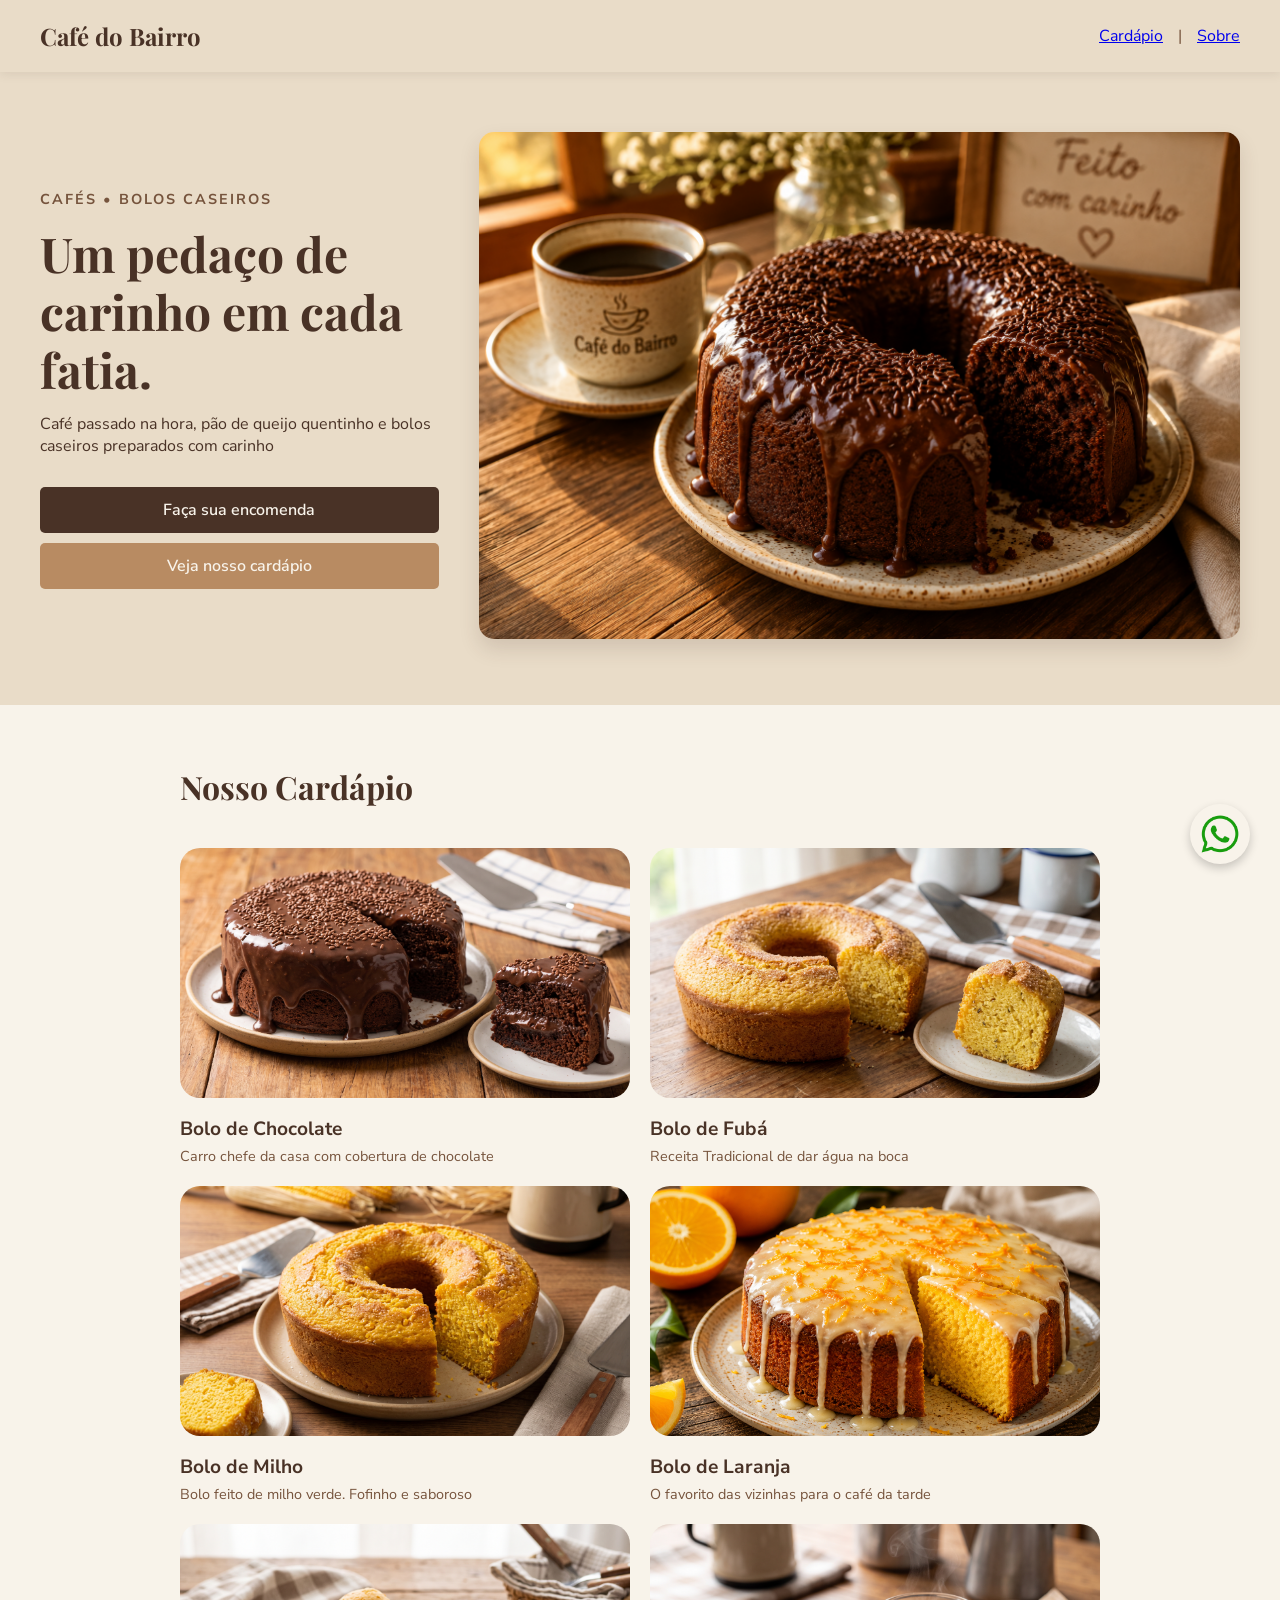
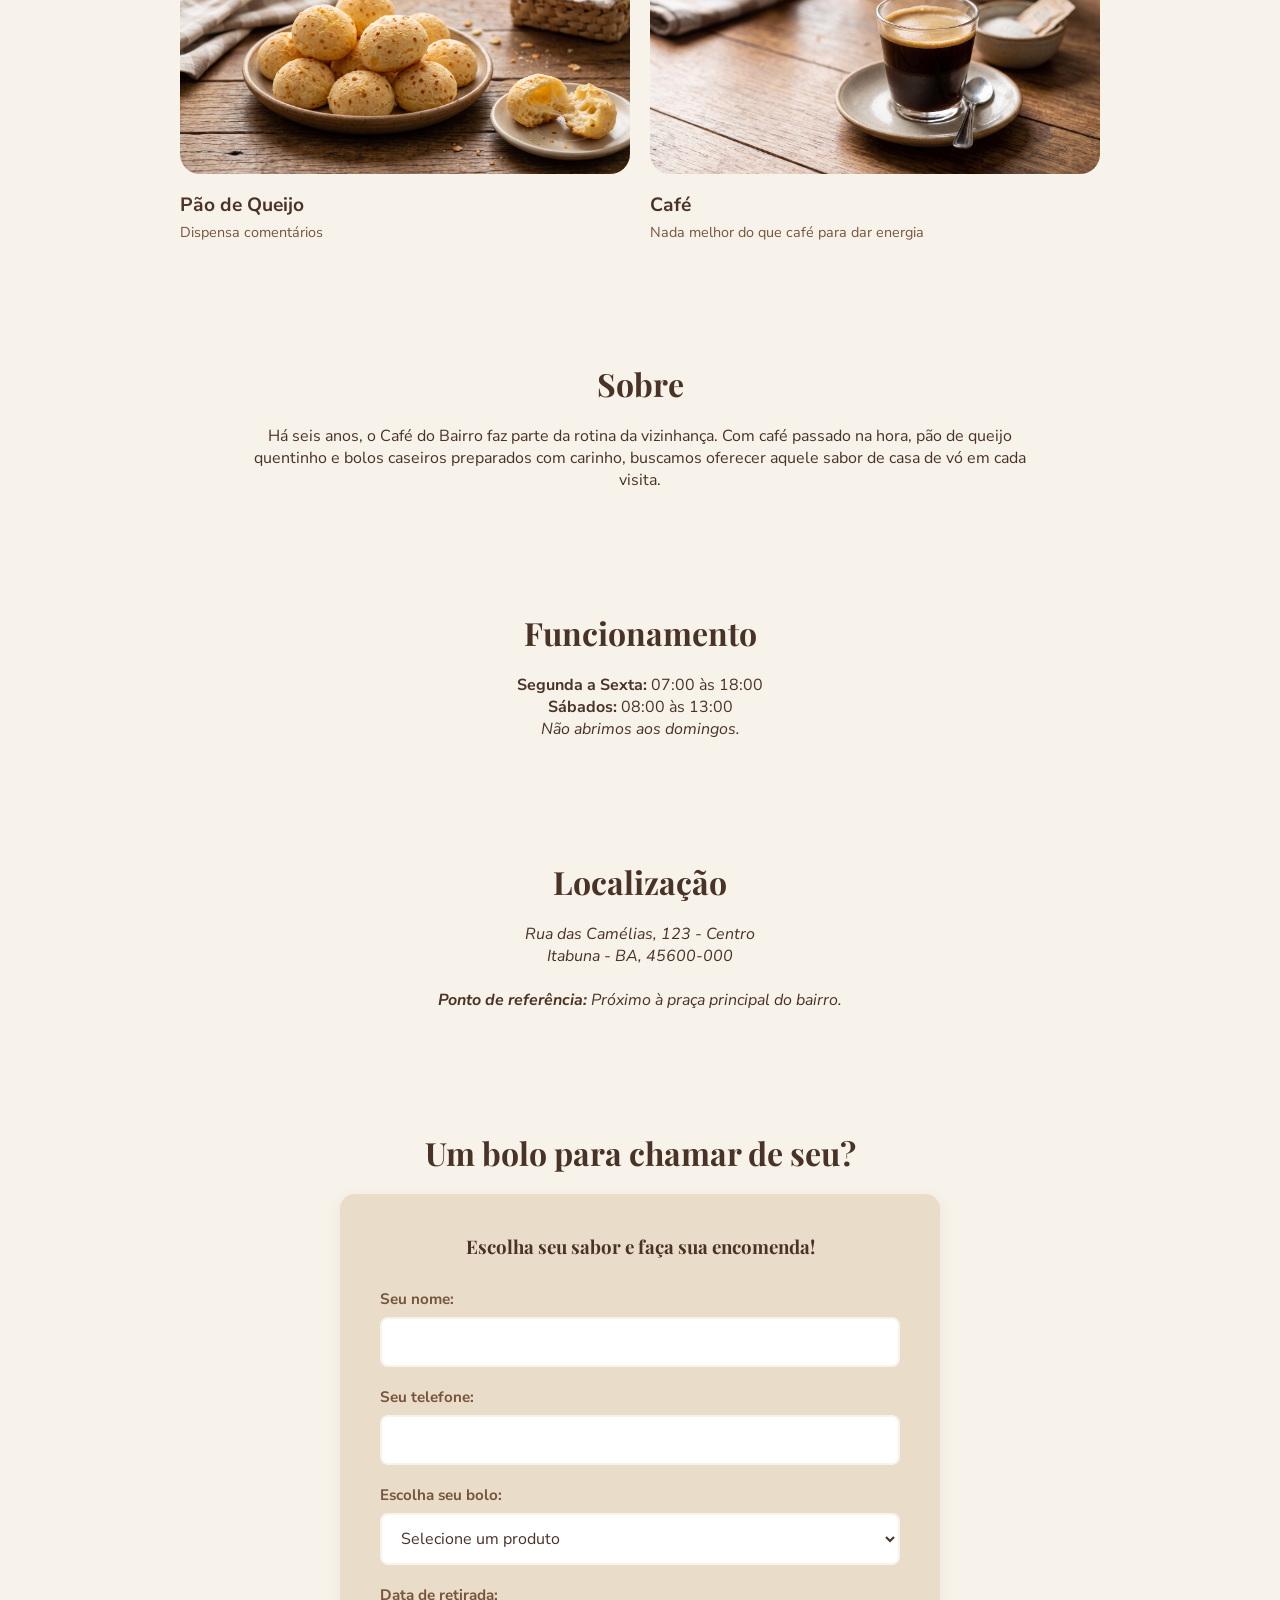
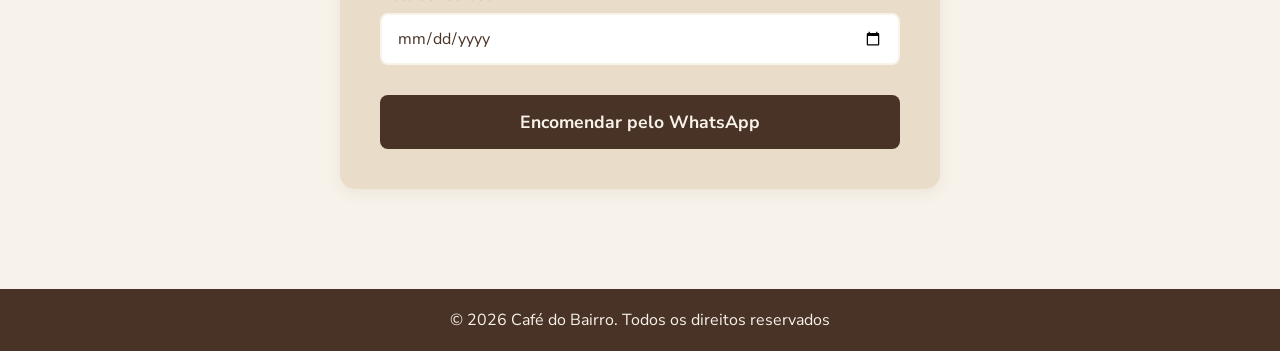
<file: frontend/index.html>
<!DOCTYPE html>
<html lang="pt-br">
    <head>
        <meta charset="UTF-8">
        <meta name="viewport" content="width=device-width, initial-scale=1">

        <title>Café do Bairro | Cafés e Encomendas</title>
        <meta name="author" content="Alan Cunha">
        <meta name="description" content="Conheça o Café do Bairro e confira nossas opções de cafés, bebidas e encomendas na região de Itabuna e Ilhéus.">
        <meta name="keywords" content="Café, loja, delivery, loja de café, bebidas quentes">

        <link rel="stylesheet" href="style.css">
        <script src="script.js" defer></script>

        <link rel="icon" href="assets/icons/cafe-icon.png">
        
    </head>
    <body>

        <header>
            <a href="#inicio" class="logo">Café do Bairro</a>

            <!-- Botão que só vai aparecer no celular -->
            <button id="btn-mobile" aria-label="Abrir menu" aria-haspopup="true" aria-expanded="false">
                ☰ <!-- Ícone de hambúrguer simples em texto -->
            </button>

            <nav aria-label="Navegação principal">
                <ul id="menu-principal">
                    <li><a href="#cardapio">Cardápio</a></li>
                    <li><a href="#sobre">Sobre</a></li>
                </ul>
            </nav>
        </header>

        <main>
            <section id="inicio" class="hero">
                <div class="hero-content">
                    <div class="hero-text">
                        <span class="hero-tag">
                            CAFÉS • BOLOS CASEIROS
                        </span>

                        <h1>
                            Um pedaço de carinho em cada fatia.
                        </h1>

                        <p>
                            Café passado na hora, pão de queijo quentinho e bolos caseiros preparados com carinho
                        </p>

                        <div class="hero-buttons">
                            <!-- Foco total na conversão principal: a encomenda -->
                            <a href="#encomendas" class="btn-primary">
                                Faça sua encomenda
                            </a>
                            
                            <!-- Ação secundária para quem ainda quer olhar os produtos -->
                            <a href="#cardapio" class="btn-secondary">
                                Veja nosso cardápio
                            </a>
                        </div>
                    </div>

                    <div class="hero-image">
                        <img src="assets/images/hero-cake.png" alt="Bolo caseiro de chocolate servido com café">
                    </div>
                
                </div>
            </section>

            <section id="cardapio">
                <h2>Nosso Cardápio</h2>

                <div class="produto">
                    <img src="assets/images/bolo-chocolate.jpeg" alt="Bolo de chocolate com fatia ao lado">
                    <h3>Bolo de Chocolate</h3>
                    <p>Carro chefe da casa com cobertura de chocolate</p>
                </div>

                <div class="produto">
                    <img src="assets/images/bolo-fuba.jpeg" alt="Bolo de fubá com fatia ao lado">
                    <h3>Bolo de Fubá</h3>
                    <p>Receita Tradicional de dar água na boca</p>
                </div>

                <div class="produto">
                    <img src="assets/images/bolo-milho.jpeg" alt="Bolo de milho com fatia ao lado">
                    <h3>Bolo de Milho</h3>
                    <p>Bolo feito de milho verde. Fofinho e saboroso</p>
                </div>

                <div class="produto">
                    <img src="assets/images/bolo-laranja.png" alt="Bolo de laranja com fatia ao lado">
                    <h3>Bolo de Laranja</h3>
                    <p>O favorito das vizinhas para o café da tarde</p>
                </div>

                <div class="produto">
                    <img src="assets/images/pao-queijo.jpeg" alt="Pães de queijo em um prato">
                    <h3>Pão de Queijo</h3>
                    <p>Dispensa comentários</p>
                </div>

                <div class="produto">
                    <img src="assets/images/cafe.jpeg" alt="Café preto em xícara de vidro">
                    <h3>Café</h3>
                    <p>Nada melhor do que café para dar energia</p>
                </div>
            </section>

            <section id="sobre">
                <h2>Sobre</h2>
                <div class="sobre-conteudo">
                    <p>
                        Há seis anos, o Café do Bairro faz parte da rotina da vizinhança.
                        Com café passado na hora, pão de queijo quentinho e bolos caseiros
                        preparados com carinho, buscamos oferecer aquele sabor de casa de vó em cada visita.
                    </p>
                </div>
            </section>

            <section id="funcionamento">
                <h2>Funcionamento</h2>
                <div class="funcionamento-conteudo">
                    <p><strong>Segunda a Sexta:</strong> 07:00 às 18:00</p>
                    <p><strong>Sábados:</strong> 08:00 às 13:00</p>
                    <p><em>Não abrimos aos domingos.</em></p>
                </div>
            </section>

            <section id="localizacao">
                <h2>Localização</h2>
                <div class="localizacao-conteudo">
                    <address>
                        Rua das Camélias, 123 - Centro<br>
                        Itabuna - BA, 45600-000<br><br>
                        <strong>Ponto de referência:</strong> Próximo à praça principal do bairro.
                    </address>
                </div>
            </section>

            <section id="encomendas">
                <h2>Um bolo para chamar de seu?</h2>
                <div>
                    <h3>Escolha seu sabor e faça sua encomenda!</h3>

                    <form id="form-encomenda">
                        <label for="nome">Seu nome:</label>
                        <input type="text" id="nome" required>

                        <label for="telefone">Seu telefone:</label>
                        <input type="tel" id="telefone" required>

                        <label for="produto">Escolha seu bolo:</label>
                        <select id="produto" required>
                            <option value="">Selecione um produto</option>
                            <option value="Bolo de Chocolate">Bolo de Chocolate</option>
                            <option value="Bolo de Fubá">Bolo de Fubá</option>
                            <option value="Bolo de Milho">Bolo de Milho</option>
                            <option value="Bolo de Laranja">Bolo de Laranja</option>
                        </select>

                        <label for="data">Data de retirada:</label>
                        <input type="date" id="data" required>

                        <button type="submit">Encomendar pelo WhatsApp</button>
                    </form>
                </div>
            </section>
        </main>

        <footer>
            <p>&copy; 2026 Café do Bairro. Todos os direitos reservados</p>
        </footer>

        <!-- Botão do WhatsApp -->
        <a href="https://wa.me/5511999999999" 
            class="whatsapp-fixo" 
            target="_blank" 
            rel="noopener noreferrer"
            aria-label="Fale conosco no WhatsApp">
            <img src="assets/icons/zap.png" alt="Ícone do WhatsApp">
        </a>
    </body>
    
</html>
</file>
<file: frontend/style.css>
/* Importando as fontes do Google Fonts */
@import url('https://fonts.googleapis.com/css2?family=Nunito+Sans:ital,opsz,wght@0,6..12,200..1000;1,6..12,200..1000&family=Playfair+Display:ital,wght@0,400..900;1,400..900&display=swap');

/* Definindo a paleta de cores e tipografia como variáveis para facilitar o uso no restante do projeto */
:root {
    --marrom-cafe: #493226;
    --canela: #76543D;
    --caramelo: #B88B62;
    --creme: #E9DCC8;
    --baunilha: #F8F3EA;
    
    --fonte-titulo: 'Playfair Display', serif;
    --fonte-texto: 'Nunito Sans', sans-serif;
}

/* 1 e 2. Configurações gerais dos elementos: box-sizing global e remoção de margens */
* {
    margin: 0;
    padding: 0;
    box-sizing: border-box;
}

/* 5. Comportamento de rolagem: rolagem suave ao clicar em links */
html {
    scroll-behavior: smooth;
    scroll-padding-top: 140px;
}

/* 3 e 4. Aparência geral da página: fonte padrão, cor de fundo e cor do texto */
body {
    background-color: var(--baunilha);
    color: var(--marrom-cafe);
    font-family: var(--fonte-texto);
}

/* Configuração extra para garantir que todos os títulos usem a fonte serifada solicitada */
h1, h2, h3, h4, h5, h6, .logo {
    font-family: var(--fonte-titulo);
}

/* --------------------------------------------------------------------------
   ESTILOS COMPLEMENTARES (Base para o HTML)
   -------------------------------------------------------------------------- */

header {
    background-color: var(--creme);
    padding: 20px 40px;
    display: flex;
    justify-content: space-between;
    align-items: center;
    position: sticky;
    top: 0;
    z-index: 100;
    box-shadow: 0 2px 10px rgba(73, 50, 38, 0.1);
}

/* Esconde o botão do menu hambúrguer no desktop */
#btn-mobile {
    display: none;
    background: none;
    border: none;
    font-size: 2rem;
    color: var(--marrom-cafe);
    cursor: pointer;
}

.logo {
    font-size: 1.5rem;
    font-weight: 700;
    text-decoration: none;
    color: var(--marrom-cafe);
}

nav ul {
    list-style: none;
    display: flex;
    gap: 15px; /* Distância entre os itens */
    align-items: center;
}

/* Adiciona o " | " depois de cada item da lista, EXCETO o último */
nav ul li:not(:last-child)::after {
    content: "|";
    color: var(--canela);
    margin-left: 15px;
}

nav a:hover {
    color: var(--caramelo);
}

main section {
    padding: 60px 40px;
}

h2 {
    font-size: 2rem;
    margin-bottom: 20px;
    text-align: center;
    color: var(--marrom-cafe);
}

/* Estilos da seção Hero (Início) */
.hero {
    background-color: var(--creme);
    display: flex;
    align-items: center;
    justify-content: center;
}

.hero-content {
    display: flex;
    max-width: 1200px;
    gap: 40px;
    align-items: center;
}

.hero-text h1 {
    font-size: 3rem;
    margin: 15px 0;
    line-height: 1.2;
}

.hero-tag {
    font-weight: 700;
    color: var(--canela);
    letter-spacing: 2px;
    font-size: 0.9rem;
}

.hero-buttons {
    display: flex;
    flex-direction: column;
    gap: 10px;
    margin-top: 30px;
}

.hero-buttons a {
    display: inline-block;
    padding: 12px 24px;
    text-decoration: none;
    border-radius: 5px;
    font-weight: 600;
    text-align: center;
    transition: background-color 0.3s;
}

.btn-primary {
    background-color: var(--marrom-cafe);
    color: var(--baunilha);
}

.btn-primary:hover {
    background-color: var(--canela);
}

.hero-buttons a:not(.btn-primary) {
    background-color: var(--caramelo);
    color: var(--baunilha);
}

.hero-buttons a:not(.btn-primary):hover {
    background-color: var(--canela);
}

.hero-image img {
    max-width: 100%;
    border-radius: 15px;
    box-shadow: 0 10px 20px rgba(73, 50, 38, 0.15);
}

/* Estilos do Cardápio - Novo Layout */
#cardapio {
    display: flex;
    flex-wrap: wrap;
    justify-content: flex-start; /* Alinha os itens à esquerda */
    gap: 20px;                   /* Espaço entre os itens */
    max-width: 1000px;           /* Limita a largura total para os itens não ficarem esticados demais */
    margin: 0 auto;              /* Centraliza a grade de produtos na tela */
}

#cardapio h2 {
    width: 100%;
    text-align: left;            /* Alinha o título "Nosso cardápio" à esquerda */
    margin-bottom: 20px;
}

.produto{
    background-color: transparent; /* Remove a caixa com cor de fundo */
    padding: 0;                    /* Remove o espaço interno */
    text-align: left;              /* Alinha os textos (título e descrição) à esquerda */
    width: calc(50% - 10px);       /* Faz cada card ocupar metade da tela, lado a lado */
    min-width: 300px;              /* Evita que fiquem muito finos em telas pequenas */
    box-shadow: none;              /* Remove a sombra do card */
}

.produto img {
    width: 100%;                 /* A imagem ocupa toda a largura do seu espaço */
    height: 250px;               /* Altura fixa para manter todas as imagens alinhadas */
    object-fit: cover;           /* Preenche o espaço sem distorcer ou amassar a foto */
    border-radius: 20px;         /* Deixa as bordas bem arredondadas como na referência */
    margin-top: 0;
    margin-bottom: 12px;         /* Espaço entre a foto e o título do bolo */
}

.produto h3 {
    font-family: var(--fonte-texto); /* Usa a fonte mais limpa para os nomes dos bolos */
    font-size: 1.2rem;
    font-weight: 700;
    color: var(--marrom-cafe);
    margin-bottom: 4px;          /* Espaço pequeno entre título e descrição */
}

.produto p {
    font-size: 0.9rem;
    color: var(--canela);
    margin: 0;
}

/* Rodapé */
footer {
    background-color: var(--marrom-cafe);
    color: var(--baunilha);
    text-align: center;
    padding: 20px;
    margin-top: 40px;
}

/* Centraliza o texto das seções finais */
.sobre-conteudo,
.funcionamento-conteudo,
.localizacao-conteudo,
#encomendas div {
    text-align: center;
    max-width: 800px; /* Evita que a linha de texto fique muito longa na tela */
    margin: 0 auto;   /* Centraliza o bloco de texto na página */
}

/* Botão Fixo do WhatsApp */
.whatsapp-fixo {
    position: fixed;      /* Fixa o elemento na tela */
    bottom: 30px;         /* Distância do fundo */
    right: 30px;          /* Distância da direita */
    z-index: 1000;        /* Garante que fique por cima dos outros elementos */
    transition: transform 0.3s ease; /* Suaviza a animação de zoom */
}

/* Tamanho do ícone */
.whatsapp-fixo img {
    width: 60px;
    height: 60px;
    border-radius: 50%;   /* Opcional: arredonda caso a imagem seja quadrada */
    box-shadow: 0 4px 10px rgba(0, 0, 0, 0.2); /* Adiciona uma sombra de destaque */
}

/* Efeito de zoom ao passar o mouse */
.whatsapp-fixo:hover {
    transform: scale(1.1);
}

/* Responsividade para Tablets e Celulares (telas menores que 768px) */
@media (max-width: 768px) {
    
    /* 1. Ajuste do Cabeçalho e Navegação */
    header {
        padding: 15px 20px;
        gap: 15px;
        /* Adicione isso para o botão ficar alinhado com a logo */
        flex-direction: row; 
        justify-content: space-between;
    }

    /* --- ADICIONE/SUBSTITUA ESSA PARTE --- */
    #btn-mobile {
        display: block; /* Faz o botão aparecer no celular */
    }

    nav ul {
        display: none; /* Esconde o menu por padrão no celular */
        flex-direction: column;
        position: absolute;
        top: 70px; /* Faz o menu aparecer logo abaixo do header */
        left: 0;
        width: 100%;
        background-color: var(--creme);
        padding: 20px 0;
        box-shadow: 0 4px 6px rgba(0, 0, 0, 0.1);
        text-align: center;
        gap: 20px;
    }

    /* Classe que o JavaScript vai "ligar" e "desligar" para mostrar o menu */
    nav ul.ativo {
        display: flex;
    }

    /* Remove a barrinha " | " na versão mobile para ficar mais limpo */
    nav ul li:not(:last-child)::after {
        content: "";
    }
    /* ------------------------------------- */

    /* 2. Reduzindo o espaçamento geral (padding) nas laterais */
    main section {
        padding: 40px 20px;
    }

    /* 3. Empilhando a seção Início (Hero) */
    .hero-content {
        flex-direction: column;
        text-align: center;
    }

    .hero-text h1 {
        font-size: 2.2rem; /* Reduz o tamanho da fonte para não quebrar a tela */
    }

    /* 4. Ajustando os botões para ocuparem a tela toda */
    .hero-buttons a {
        display: block;
        width: 100%;
    }

    /* 5. Ajustando o Cardápio para 1 coluna */
    .produto{
        width: 100%;       /* O item agora ocupa toda a largura disponível */
        min-width: unset;  /* Remove a trava de 300px que colocamos antes */
    }
}

/* =======================================================
   Estilos da Seção de Encomendas (Formulário)
   ======================================================= */

#encomendas div {
    background-color: var(--creme);
    padding: 40px;
    border-radius: 15px;
    box-shadow: 0 4px 15px rgba(73, 50, 38, 0.08); /* Sombra suave para destacar do fundo */
    max-width: 600px; /* Limita a largura para o formulário não ficar gigante no PC */
    margin: 0 auto;   /* Centraliza o bloco na página */
}

#encomendas h3 {
    margin-bottom: 30px;
    color: var(--marrom-cafe);
}

#form-encomenda {
    display: flex;
    flex-direction: column; /* Empilha os campos um embaixo do outro */
    text-align: left;       /* Alinha os textos (labels) à esquerda */
}

#form-encomenda label {
    font-weight: 700;
    color: var(--canela);
    margin-bottom: 8px;
    font-size: 0.95rem;
}

/* Estilização dos campos de digitação e seleção */
#form-encomenda input, 
#form-encomenda select {
    padding: 12px 15px;
    margin-bottom: 20px;
    border: 2px solid var(--baunilha); /* Borda clarinha por padrão */
    border-radius: 8px;
    font-family: var(--fonte-texto);
    font-size: 1rem;
    color: var(--marrom-cafe);
    background-color: #ffffff;
    transition: border-color 0.3s ease;
}

/* Remove a borda azul padrão do navegador e coloca a cor do tema quando o usuário clica */
#form-encomenda input:focus, 
#form-encomenda select:focus {
    outline: none;
    border-color: var(--caramelo); 
}

/* Botão de Enviar */
#form-encomenda button {
    background-color: var(--marrom-cafe);
    color: var(--baunilha);
    font-family: var(--fonte-texto);
    font-weight: 700;
    font-size: 1.1rem;
    padding: 15px;
    border: none;
    border-radius: 8px;
    cursor: pointer;
    margin-top: 10px;
    transition: background-color 0.3s ease, transform 0.1s ease;
}

#form-encomenda button:hover {
    background-color: var(--canela);
}

/* Efeito de clique no botão */
#form-encomenda button:active {
    transform: scale(0.98);
}
</file>
